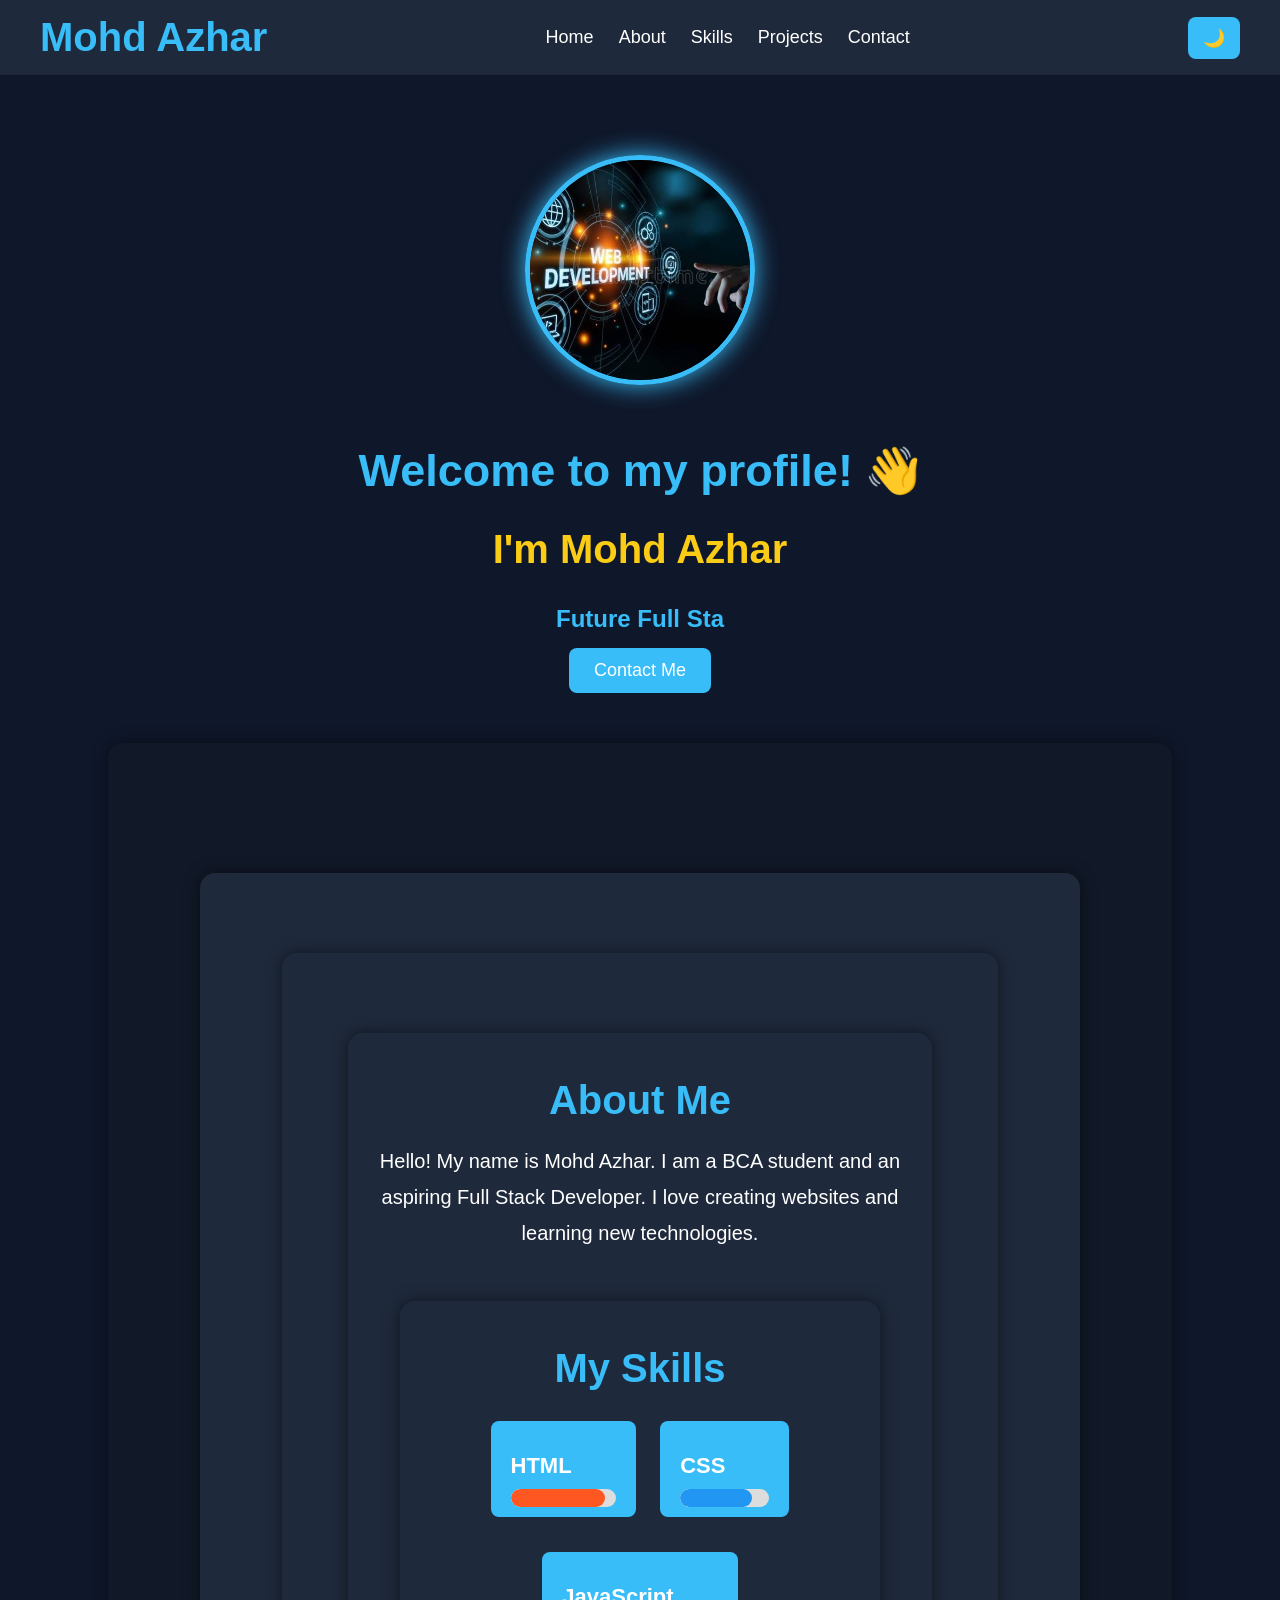
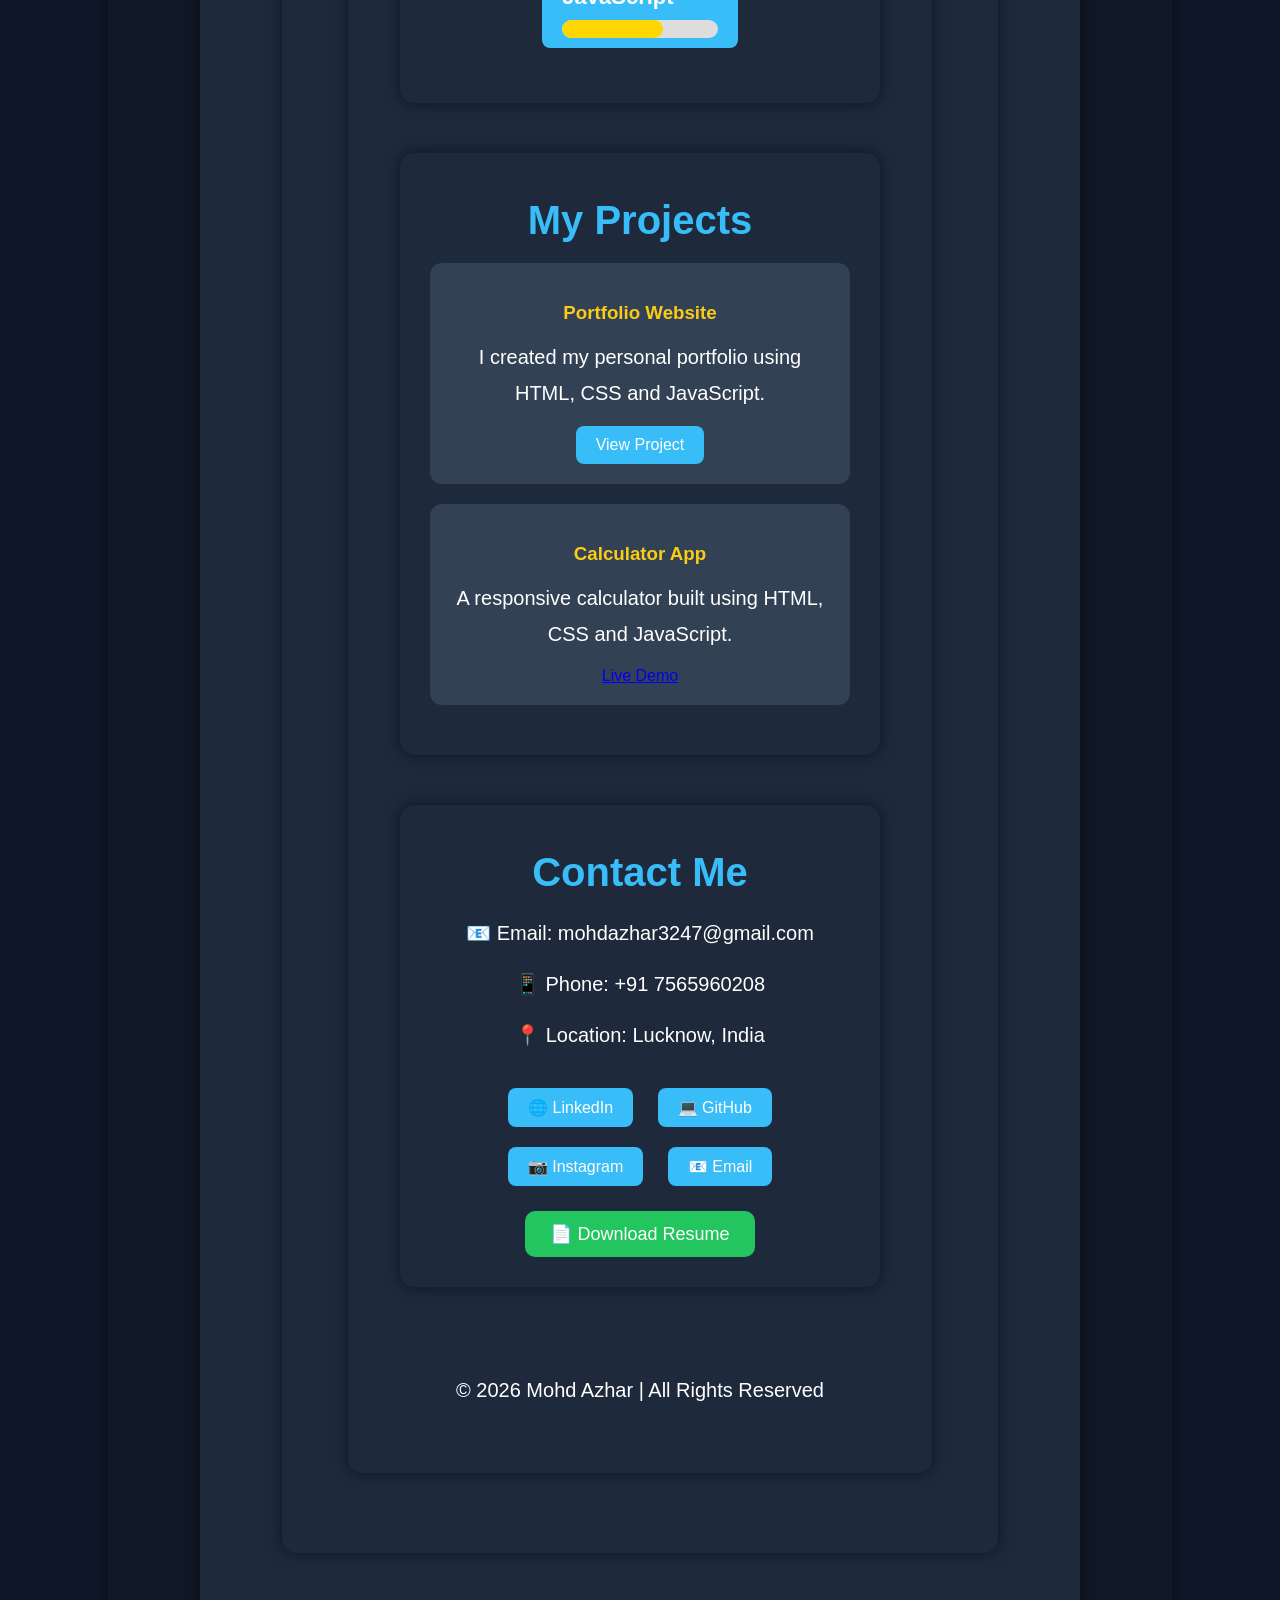
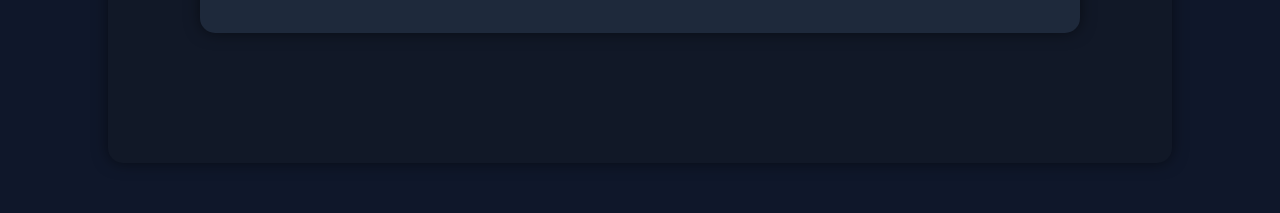
<file: index.html>
<!DOCTYPE html>
<html lang="en">
<head>
    <meta charset="UTF-8">
    <meta name="viewport" content="width=device-width, initial-scale=1.0">
    <title>Mohd Azhar</title>

    <link rel="stylesheet" href="style.css">
</head>

<body>

    <nav>
        <h2>Mohd Azhar</h2>

        <ul>
            <li><a href="#home">Home</a></li>
            <li><a href="#about">About</a></li>
            <li><a href="#skills">Skills</a></li>
            <li><a href="#projects">Projects</a></li>
            <li><a href="#contact">Contact</a></li>
        </ul>
        <button id="themeBtn" onclick="changeTheme()">🌙</button>
    </nav>

    <div class="container" id="home">

        <img src="aaaa.jpg.jpeg" alt="Profile Photo" class="profile">

        <h1>Welcome to my profile! 👋</h1>

        <h2>I'm Mohd Azhar</h2>

        <p id="typing"></p>

        <button onclick="goToContact()">Contact Me</button>

    </div>

          <section id="about" class="hidden">
          <section id="skills" class="hidden">
          <section id="projects" class="hidden">
          <section id="contact" class="hidden">
    <h2>About Me</h2>
    <p>
        Hello! My name is Mohd Azhar.
        I am a BCA student and an aspiring Full Stack Developer.
        I love creating websites and learning new technologies.
    </p>
<section id="skills">

    <h2>My Skills</h2>

    <div class="skill-box">

        <div class="skill">
            <h3>HTML <span>90%</span></h3>
            <div class="progress">
                <div class="progress-bar html"></div>
            </div>
        </div>

        <div class="skill">
            <h3>CSS <span>80%</span></h3>
            <div class="progress">
                <div class="progress-bar css"></div>
            </div>
        </div>

        <div class="skill">
            <h3>JavaScript <span>65%</span></h3>
            <div class="progress">
                <div class="progress-bar js"></div>
            </div>
        </div>

    </div>

</section>

    <section id="projects">

    <h2>My Projects</h2>

    <div class="project-card">
        <h3>Portfolio Website</h3>
        <p>I created my personal portfolio using HTML, CSS and JavaScript.</p>
        <button>View Project</button>
    </div>
    
    <div class="project-card">
    <h3>Calculator App</h3>
    <p>A responsive calculator built using HTML, CSS and JavaScript.</p>

    <a href="Calculator-App/index.html" target="_blank">
        Live Demo
    </a>
</div>

</section>

<section id="contact">

    <h2>Contact Me</h2>

    <p>📧 Email: mohdazhar3247@gmail.com</p>

    <p>📱 Phone: +91 7565960208</p>

    <p>📍 Location: Lucknow, India</p>

    <div class="social-links">
        <a href="https://www.linkedin.com/in/mohd-azhar-453961364?utm_source=share_via&utm_content=profile&utm_medium=member_android">🌐 LinkedIn</a>
        <a href="https://github.com/mohd-azhar786" target="_blank">💻 GitHub</a>
        <a href="https://www.instagram.com/___.azhar._._?igsh=cTZ5NHB0eXoxdG11">📷 Instagram</a>
        <a href="https://mail.google.com/mail/?view=cm&fs=1&to=mohdazhar3247@gmail.com" target="_blank">
    📧 Email
</a>
    </div>
    <a href="resume.pdf" download>
    <button class="resume-btn">📄 Download Resume</button>
</a>

</section>
<footer>
    <p>© 2026 Mohd Azhar | All Rights Reserved</p>
</footer>

<script src="script.js"></script>
</body>
</html>
</file>
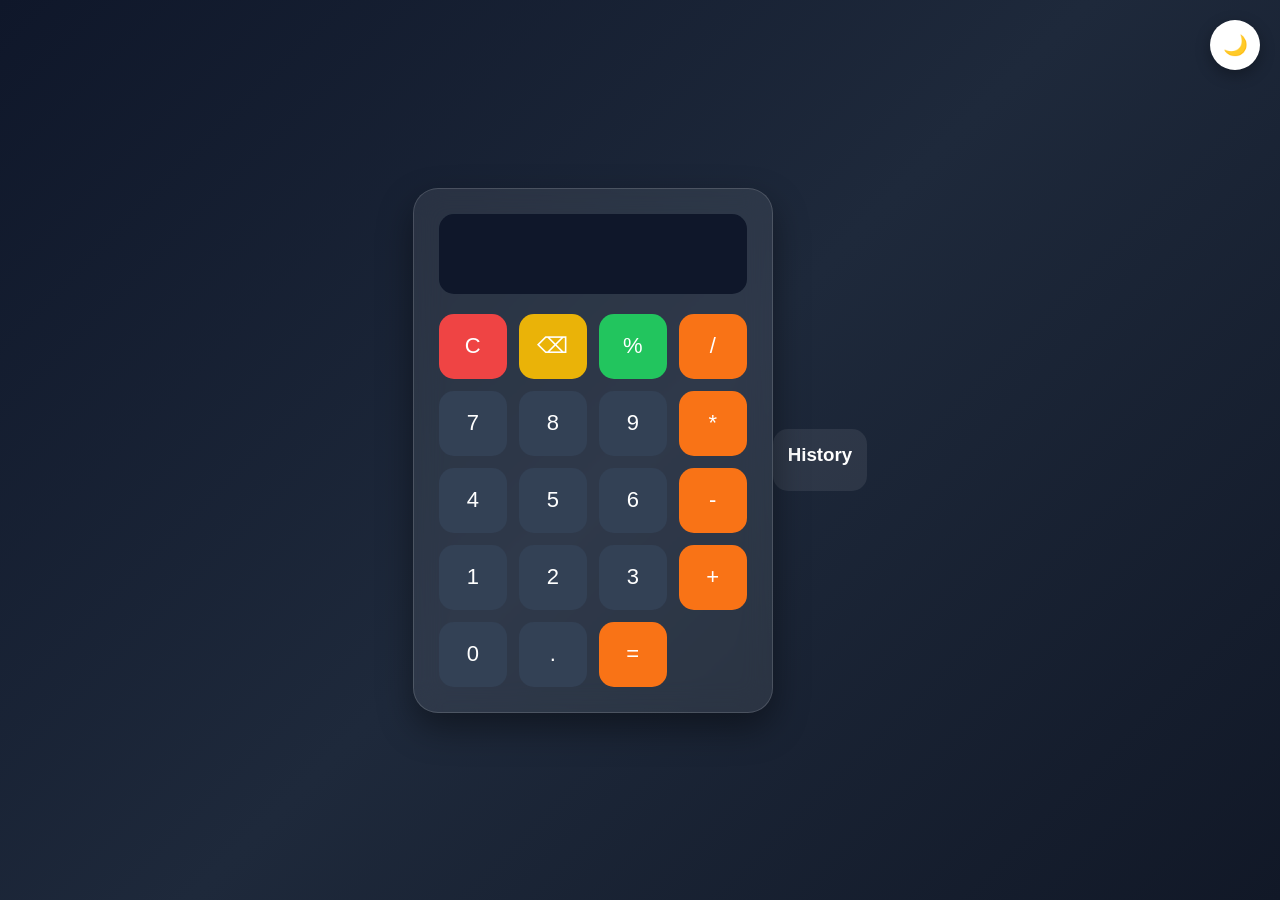
<file: calculator app/index.html>
<!DOCTYPE html>
<html lang="en">
<head>
    <meta charset="UTF-8">
    <meta name="viewport" content="width=device-width, initial-scale=1.0">
    <title>Calculator</title>

    <link rel="stylesheet" href="style.css">
</head>
<body>
    <button id="themeToggle">🌙</button>
    <div class="calculator">

    <input type="text" id="display" readonly>

    <div class="buttons">
        <button>C</button>
        <button>⌫</button>
        <button>%</button>
        <button>/</button>

        <button>7</button>
        <button>8</button>
        <button>9</button>
        <button>*</button>

        <button>4</button>
        <button>5</button>
        <button>6</button>
        <button>-</button>

        <button>1</button>
        <button>2</button>
        <button>3</button>
        <button>+</button>

        <button>0</button>
        <button>.</button>
        <button>=</button>
    </div>

</div>

<div class="history">
    <h3>History</h3>
    <ul id="historyList"></ul>
</div>

    <script src="script.js"></script>
</body>
</html>
</file>
<file: style.css>
html{
    scroll-behavior: smooth;
}
body{
    margin: 0;
    font-family: Arial, sans-serif;
    background-color: #0f172a;
    color: white;
}

/* Navigation Bar */

nav{
    display: flex;
    justify-content: space-between;
    align-items: center;
    background-color: #1e293b;
    padding: 15px 40px;
}

nav h2{
    color: #38bdf8;
    margin: 0;
}

nav ul{
    display: flex;
    list-style: none;
    gap: 25px;
    margin: 0;
    padding: 0;
}

nav ul li a{
    color: white;
    text-decoration: none;
    font-size: 18px;
    transition: 0.3s;
}

nav ul li a:hover{
    color: #38bdf8;
}

/* Main Section */

.container{
    text-align: center;
    margin-top: 80px;
}

h1{
    color: #38bdf8;
    font-size: 45px;
}

h2{
    color: #facc15;
}

p{
    font-size: 20px;
}

button{
    background: #38bdf8;
    color: white;
    border: none;
    padding: 12px 25px;
    border-radius: 8px;
    font-size: 18px;
    cursor: pointer;
}

button:hover{
    background: #0ea5e9;
}
#about{
    text-align: center;
    padding: 80px 20px;
    background-color: #111827;
}

#about h2{
    color: #38bdf8;
    font-size: 35px;
    margin-bottom: 20px;
}

#about p{
    color: white;
    font-size: 20px;
    max-width: 700px;
    margin: auto;
    line-height: 1.8;
}
section{
    width:80%;
    margin:50px auto;
    padding:30px;
    background:#1e293b;
    border-radius:15px;
    box-shadow:0 0 15px rgba(0,0,0,0.5);
}

section h2{
    text-align:center;
    color:#38bdf8;
    margin-bottom:20px;
}

section p{
    text-align:center;
    font-size:18px;
    line-height:1.8;
}

.project{
    background:#334155;
    padding:20px;
    border-radius:10px;
    margin-top:20px;
}

.project:hover{
    transform:scale(1.03);
    transition:0.3s;
}

.skill{
    display:inline-block;
    background:#38bdf8;
    color:white;
    padding:10px 20px;
    margin:10px;
    border-radius:8px;
    font-weight:bold;
}

.skill:hover{
    background:#0ea5e9;
    transform:scale(1.1);
    transition:0.3s;
}

footer{
    background:#1e293b;
    color:white;
    text-align:center;
    padding:20px;
    margin-top:50px;
}
@media (max-width: 768px) {

    nav{
        flex-direction: column;
        padding: 15px;
    }

    nav ul{
        flex-direction: column;
        text-align: center;
        gap: 10px;
        margin-top: 15px;
    }

    .container{
        margin-top: 40px;
        padding: 20px;
    }

    section{
        width: 90%;
    }
}
h2{
    color:#facc15;
    font-size:40px;
    margin-top:15px;
}

.container p{
    font-size:22px;
    color:white;
    margin:12px 0;
}
#typing{
    font-size: 24px;
    color: #38bdf8;
    font-weight: bold;
    margin: 15px 0;
}
#themeBtn{
    padding:10px 15px;
    border:none;
    border-radius:8px;
    background:#38bdf8;
    color:white;
    cursor:pointer;
    font-size:18px;
}

#themeBtn:hover{
    background:#0ea5e9;
}
.light-mode{
    background:white;
    color:black;
}

.light-mode nav{
    background:#e5e7eb;
}

.light-mode section{
    background:#f3f4f6;
    color:black;
}

.hidden{
    opacity:0;
    transform:translateY(50px);
    transition:all 1s ease;
}

.show{
    opacity:1;
    transform:translateY(0);
}

/* Skills Section */

#skills{
    width:80%;
    margin:50px auto;
    padding:30px;
    background:#1e293b;
    border-radius:15px;
    box-shadow:0 0 15px rgba(0,0,0,0.5);
}

#skills h2{
    text-align:center;
    color:#38bdf8;
    font-size:40px;
    margin-bottom:30px;
}

.skill{
    margin-bottom:25px;
}

.skill h3{
    display:flex;
    justify-content:space-between;
    color:white;
    margin-bottom:10px;
    font-size:22px;
}

.skill h3 span{
    color:#38bdf8;
}

.progress{
    width:100%;
    height:18px;
    background:#ddd;
    border-radius:20px;
    overflow:hidden;
}

.progress-bar{
    height:100%;
    border-radius:20px;
    animation:fillBar 2s ease;
}

.html{
    width:90%;
    background:#ff5722;
}

.css{
    width:80%;
    background:#2196f3;
}

.js{
    width:65%;
    background:#ffd600;
}

@keyframes fillBar{
    from{
        width:0;
    }
}
/* Projects Section */

#projects{
    width:80%;
    margin:50px auto;
    padding:30px;
    background:#1e293b;
    border-radius:15px;
    box-shadow:0 0 15px rgba(0,0,0,0.5);
}

#projects h2{
    text-align:center;
    color:#38bdf8;
    font-size:40px;
    margin-bottom:30px;
}

.project-card{
    background:#334155;
    padding:20px;
    border-radius:12px;
    margin-bottom:20px;
    transition:0.3s;
}

.project-card:hover{
    transform:translateY(-8px);
    box-shadow:0 0 20px #38bdf8;
}

.project-card h3{
    color:#facc15;
    margin-bottom:10px;
}

.project-card p{
    color:white;
    margin-bottom:15px;
}

.project-card button{
    padding:10px 20px;
    border:none;
    border-radius:8px;
    background:#38bdf8;
    color:white;
    cursor:pointer;
    font-size:16px;
}

.project-card button:hover{
    background:#0ea5e9;
}
/* Contact Section */

#contact{
    width:80%;
    margin:50px auto;
    padding:30px;
    background:#1e293b;
    border-radius:15px;
    text-align:center;
    box-shadow:0 0 15px rgba(0,0,0,0.5);
}

#contact h2{
    color:#38bdf8;
    font-size:40px;
    margin-bottom:20px;
}

#contact p{
    color:white;
    font-size:20px;
    margin:15px 0;
}

.social-links{
    margin-top:25px;
}

.social-links a{
    text-decoration:none;
    color:white;
    background:#38bdf8;
    padding:10px 20px;
    margin:10px;
    border-radius:8px;
    display:inline-block;
    transition:0.3s;
}

.social-links a:hover{
    background:#0ea5e9;
    transform:scale(1.1);
}
.resume-btn{
    margin-top:15px;
    padding:12px 25px;
    background:#22c55e;
    color:white;
    border:none;
    border-radius:10px;
    font-size:18px;
    cursor:pointer;
    transition:0.3s;
}

.resume-btn:hover{
    background:#16a34a;
    transform:scale(1.05);
}
.profile{
    width:220px;
    height:220px;
    border-radius:50%;
    object-fit:cover;
    border:5px solid #38bdf8;
    box-shadow:0 0 25px #38bdf8;
    margin-bottom:25px;
    transition:0.5s;
}

.profile:hover{
    transform:scale(1.08);
    box-shadow:0 0 40px #38bdf8;
}
</file>
<file: calculator app/style.css>
*{
    margin:0;
    padding:0;
    box-sizing:border-box;
    font-family:'Segoe UI',sans-serif;
}

body{
    display:flex;
    justify-content:center;
    align-items:center;
    min-height:100vh;
    background:linear-gradient(135deg,#0f172a,#1e293b,#111827);
}

.calculator{
    width:360px;
    padding:25px;
    border-radius:25px;
    background:rgba(255,255,255,0.08);
    backdrop-filter:blur(15px);
    box-shadow:0 15px 35px rgba(0,0,0,.4);
    border:1px solid rgba(255,255,255,.15);
}

#display{
    width:100%;
    height:80px;
    border:none;
    outline:none;
    border-radius:15px;
    margin-bottom:20px;
    padding:15px;
    font-size:32px;
    text-align:right;
    background:#0f172a;
    color:#fff;
}

.buttons{
    display:grid;
    grid-template-columns:repeat(4,1fr);
    gap:12px;
}

button{
    height:65px;
    border:none;
    border-radius:15px;
    font-size:22px;
    cursor:pointer;
    color:white;
    background:#334155;
    transition:0.25s;
}

button:hover{
    transform:scale(1.05);
    background:#475569;
}

button:nth-child(4),
button:nth-child(8),
button:nth-child(12),
button:nth-child(16),
button:nth-child(19){
    background:#f97316;
}

button:nth-child(4):hover,
button:nth-child(8):hover,
button:nth-child(12):hover,
button:nth-child(16):hover,
button:nth-child(19):hover{
    background:#ea580c;
}

button:first-child{
    background:#ef4444;
}

button:nth-child(2){
    background:#eab308;
}

button:nth-child(3){
    background:#22c55e;
}
button:active{
    transform:scale(0.92);
}

button{
    transition:all 0.2s ease;
}

.calculator{
    animation:fadeIn 0.8s ease;
}

@keyframes fadeIn{
    from{
        opacity:0;
        transform:translateY(30px);
    }
    to{
        opacity:1;
        transform:translateY(0);
    }
}
button{
    position: relative;
    overflow: hidden;
}

.ripple{
    position: absolute;
    border-radius: 50%;
    transform: scale(0);
    animation: ripple 0.6s linear;
    background: rgba(255,255,255,0.5);
}

@keyframes ripple{
    to{
        transform: scale(4);
        opacity: 0;
    }
}
#themeToggle{
    position:absolute;
    top:20px;
    right:20px;
    width:50px;
    height:50px;
    border:none;
    border-radius:50%;
    cursor:pointer;
    font-size:20px;
    background:#ffffff;
    color:#111;
    box-shadow:0 5px 15px rgba(0,0,0,0.3);
}

body.light{
    background:#f4f4f4;
}

body.light .calculator{
    background:#ffffff;
    border:1px solid #ddd;
}

body.light #display{
    background:#eeeeee;
    color:#111111;
}

body.light button{
    background:#d1d5db;
    color:#111111;
}

body.light button:hover{
    background:#9ca3af;
}
.history{
    margin-top:20px;
    background:rgba(255,255,255,0.08);
    padding:15px;
    border-radius:15px;
    color:white;
    max-height:180px;
    overflow-y:auto;
}

.history h3{
    margin-bottom:10px;
}

.history ul{
    list-style:none;
    padding:0;
}

.history li{
    padding:8px 0;
    border-bottom:1px solid rgba(255,255,255,0.15);
}
</file>
